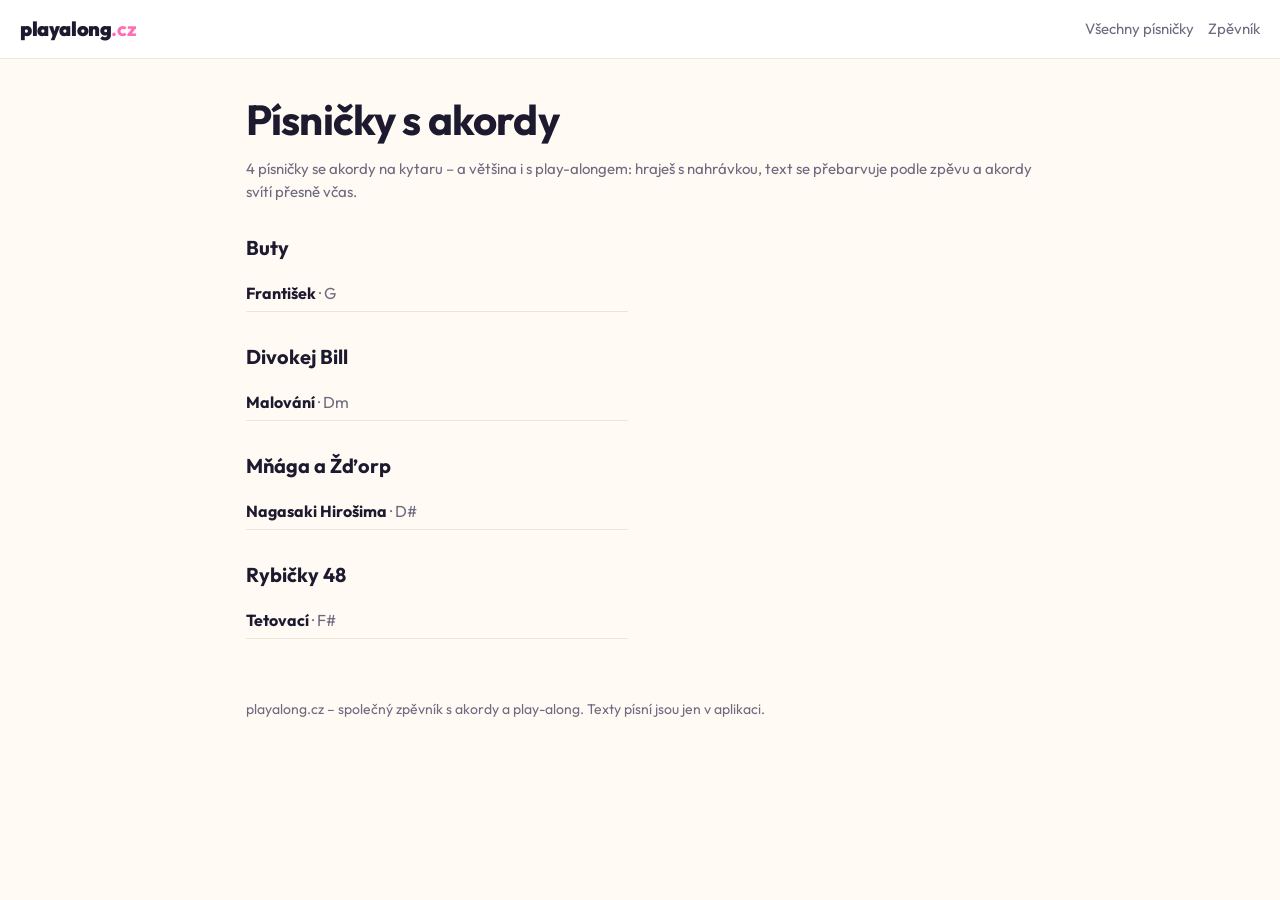
<file: pisen/index.html>
<!doctype html>
<html lang="cs">
<head>
  <meta charset="utf-8">
  <meta name="viewport" content="width=device-width, initial-scale=1">
  <title>Písničky s akordy a play-along | playalong.cz</title>
  <meta name="description" content="Seznam písniček s akordy na kytaru (Buty, Divokej Bill, Mňága a Žďorp, Rybičky 48…). Play-along s nahrávkou, transpozice a kapodastr.">
  <link rel="canonical" href="https://playalong.cz/pisen/">
  <meta property="og:type" content="website">
  <meta property="og:site_name" content="playalong.cz">
  <meta property="og:locale" content="cs_CZ">
  <meta property="og:url" content="https://playalong.cz/pisen/">
  <meta property="og:title" content="Písničky s akordy a play-along | playalong.cz">
  <meta property="og:description" content="Seznam písniček s akordy na kytaru (Buty, Divokej Bill, Mňága a Žďorp, Rybičky 48…). Play-along s nahrávkou, transpozice a kapodastr.">
  <meta property="og:image" content="https://playalong.cz/og-image.png">
  <meta name="twitter:card" content="summary_large_image">
  <link rel="icon" href="/favicon.svg" type="image/svg+xml">
  <link rel="apple-touch-icon" href="/apple-touch-icon.png">
  <link rel="preconnect" href="https://fonts.googleapis.com">
  <link rel="preconnect" href="https://fonts.gstatic.com" crossorigin>
  <link href="https://fonts.googleapis.com/css2?family=Outfit:wght@400;600;800;900&display=swap" rel="stylesheet">
  <style>:root{--bg:#FFFBF4;--surface:#fff;--ink:#1D1A2F;--muted:#6E6A80;--line:#ECE5D8;
--d0:#FF5A5F;--d1:#FFB020;--d2:#7BC74D;--d3:#2D9CDB;--d4:#8B5CF6;--d5:#FF6FB5;--d6:#14B8A6}
@media (prefers-color-scheme:dark){:root{--bg:#14121D;--surface:#1D1A2A;--ink:#F4F1FA;--muted:#A39FB5;--line:#322D47}}
*{box-sizing:border-box}
body{margin:0;background:var(--bg);color:var(--ink);font-family:Outfit,system-ui,sans-serif;line-height:1.5}
a{color:inherit}
.top{display:flex;align-items:center;gap:12px;padding:14px 20px;border-bottom:1px solid var(--line);background:var(--surface)}
.logo{font-weight:900;font-size:20px;text-decoration:none;letter-spacing:-.02em}.logo b{color:var(--d5)}
.top nav{margin-left:auto;font-size:15px}.top nav a{text-decoration:none;color:var(--muted);margin-left:14px}
.wrap{max-width:820px;margin:0 auto;padding:28px 16px 60px}
.crumbs{font-size:14px;color:var(--muted)}.crumbs a{color:var(--muted)}
h1{font-size:clamp(28px,6vw,42px);line-height:1.1;margin:10px 0 4px;letter-spacing:-.02em}
.artist{font-size:20px;color:var(--muted);margin:0 0 18px}.artist a{text-decoration:none}
.facts{display:flex;flex-wrap:wrap;gap:8px;margin:0 0 22px;padding:0;list-style:none}
.facts li{background:var(--surface);border:1px solid var(--line);border-radius:999px;padding:5px 14px;font-size:15px}
.facts b{font-weight:800}
.cta{display:flex;flex-wrap:wrap;gap:10px;margin:0 0 30px}
.btn{display:inline-flex;align-items:center;gap:6px;padding:11px 20px;border-radius:14px;font-weight:800;text-decoration:none;font-size:16px;border:1px solid var(--line);background:var(--surface)}
.btn.main{background:linear-gradient(135deg,var(--d0),var(--d5) 50%,var(--d4));color:#fff;border:0}
.btn.gold{background:linear-gradient(135deg,#FFD54A,#F5A300);color:#3A2600;border:0}
h2{font-size:20px;margin:30px 0 12px}
.chips{display:flex;flex-wrap:wrap;gap:8px}
.ch{display:inline-block;min-width:44px;text-align:center;padding:6px 12px;border-radius:12px;font-weight:800;font-size:17px;color:#fff;background:var(--d3)}
.ch.d0{background:var(--d0)}.ch.d1{background:var(--d1);color:#2A1E00}.ch.d2{background:var(--d2);color:#102A00}.ch.d3{background:var(--d3)}
.ch.d4{background:var(--d4)}.ch.d5{background:var(--d5)}.ch.d6{background:var(--d6)}.ch.dx{background:var(--muted)}
.secs{list-style:none;padding:0;margin:0;display:grid;gap:10px}
.secs li{background:var(--surface);border:1px solid var(--line);border-left:5px solid var(--sc,var(--muted));border-radius:14px;padding:10px 14px}
.secs .lab{font-weight:800;margin-bottom:6px}.secs .lab small{color:var(--muted);font-weight:600}
.secs .ch{font-size:15px;min-width:38px;padding:4px 10px}
.s-intro{--sc:#FFB020}.s-verse{--sc:#2D9CDB}.s-pre{--sc:#8B5CF6}.s-chorus{--sc:#FF5A5F}.s-bridge{--sc:#7BC74D}.s-solo{--sc:#FF8A3D}.s-inter{--sc:#B07CFF}.s-outro{--sc:#14B8A6}
.note{color:var(--muted);font-size:15px}
.list{list-style:none;padding:0;margin:0;columns:2 260px;column-gap:24px}
.list li{break-inside:avoid;padding:6px 0;border-bottom:1px solid var(--line)}
.list a{text-decoration:none;font-weight:700}.list span{color:var(--muted)}
footer{max-width:820px;margin:0 auto;padding:0 16px 40px;color:var(--muted);font-size:14px}</style>
  <script type="application/ld+json">{"@context":"https://schema.org","@type":"CollectionPage","name":"Písničky s akordy","url":"https://playalong.cz/pisen/","inLanguage":"cs"}</script>
</head>
<body>
  <header class="top"><a class="logo" href="/">playalong<b>.cz</b></a><nav><a href="/pisen/">Všechny písničky</a><a href="/">Zpěvník</a></nav></header>
  <main class="wrap">
    <h1>Písničky s akordy</h1>
    <p class="note">4 písničky se akordy na kytaru – a většina i s play-alongem: hraješ s nahrávkou, text se přebarvuje podle zpěvu a akordy svítí přesně včas.</p>
    <h2 id="buty">Buty</h2>
    <ul class="list"><li><a href="/pisen/buty-frantisek/">František</a> <span>· G</span></li></ul>
    <h2 id="divokej-bill">Divokej Bill</h2>
    <ul class="list"><li><a href="/pisen/divokej-bill-malovani/">Malování</a> <span>· Dm</span></li></ul>
    <h2 id="mnaga-a-zdorp">Mňága a Žďorp</h2>
    <ul class="list"><li><a href="/pisen/mnaga-a-zdorp-nagasaki-hirosima/">Nagasaki Hirošima</a> <span>· D#</span></li></ul>
    <h2 id="rybicky-48">Rybičky 48</h2>
    <ul class="list"><li><a href="/pisen/rybicky-48-tetovaci/">Tetovací</a> <span>· F#</span></li></ul>
  </main>
  <footer>playalong.cz – společný zpěvník s akordy a play-along. Texty písní jsou jen v aplikaci.</footer>
</body>
</html>
</file>
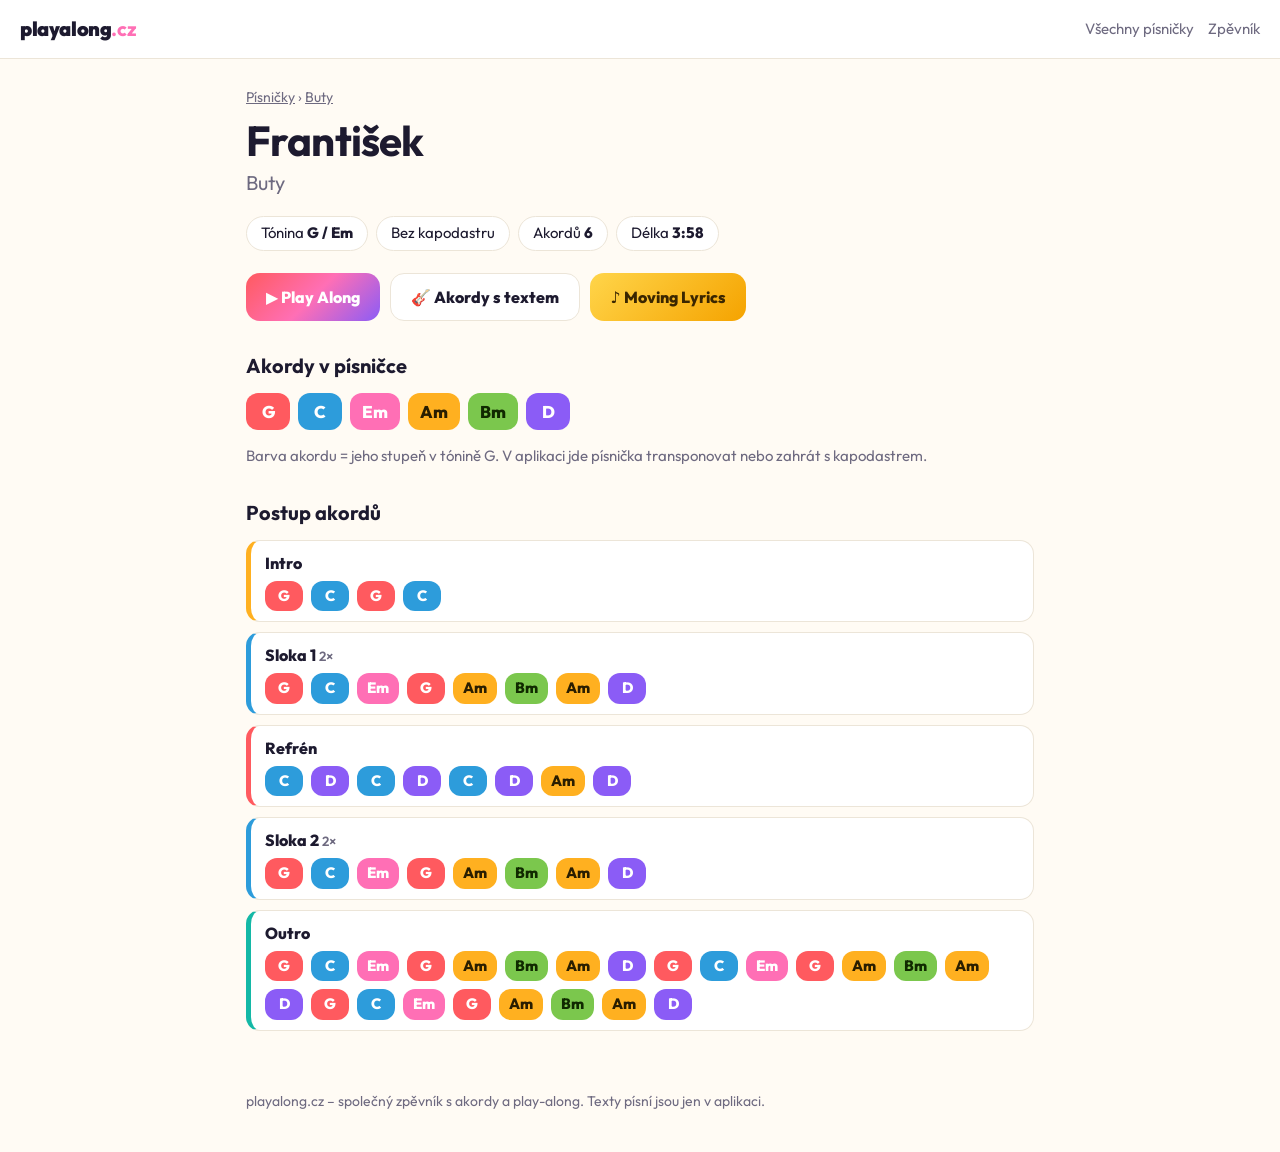
<file: pisen/buty-frantisek/index.html>
<!doctype html>
<html lang="cs">
<head>
  <meta charset="utf-8">
  <meta name="viewport" content="width=device-width, initial-scale=1">
  <title>Buty – František: akordy a play-along | playalong.cz</title>
  <meta name="description" content="František (Buty) – akordy na kytaru v tónině G: G, C, Em, Am, Bm, D. Hraj s nahrávkou: text se přebarvuje podle zpěvu a akordy svítí včas.">
  <link rel="canonical" href="https://playalong.cz/pisen/buty-frantisek/">
  <meta property="og:type" content="website">
  <meta property="og:site_name" content="playalong.cz">
  <meta property="og:locale" content="cs_CZ">
  <meta property="og:url" content="https://playalong.cz/pisen/buty-frantisek/">
  <meta property="og:title" content="Buty – František: akordy a play-along | playalong.cz">
  <meta property="og:description" content="František (Buty) – akordy na kytaru v tónině G: G, C, Em, Am, Bm, D. Hraj s nahrávkou: text se přebarvuje podle zpěvu a akordy svítí včas.">
  <meta property="og:image" content="https://playalong.cz/og-image.png">
  <meta name="twitter:card" content="summary_large_image">
  <link rel="icon" href="/favicon.svg" type="image/svg+xml">
  <link rel="apple-touch-icon" href="/apple-touch-icon.png">
  <link rel="preconnect" href="https://fonts.googleapis.com">
  <link rel="preconnect" href="https://fonts.gstatic.com" crossorigin>
  <link href="https://fonts.googleapis.com/css2?family=Outfit:wght@400;600;800;900&display=swap" rel="stylesheet">
  <style>:root{--bg:#FFFBF4;--surface:#fff;--ink:#1D1A2F;--muted:#6E6A80;--line:#ECE5D8;
--d0:#FF5A5F;--d1:#FFB020;--d2:#7BC74D;--d3:#2D9CDB;--d4:#8B5CF6;--d5:#FF6FB5;--d6:#14B8A6}
@media (prefers-color-scheme:dark){:root{--bg:#14121D;--surface:#1D1A2A;--ink:#F4F1FA;--muted:#A39FB5;--line:#322D47}}
*{box-sizing:border-box}
body{margin:0;background:var(--bg);color:var(--ink);font-family:Outfit,system-ui,sans-serif;line-height:1.5}
a{color:inherit}
.top{display:flex;align-items:center;gap:12px;padding:14px 20px;border-bottom:1px solid var(--line);background:var(--surface)}
.logo{font-weight:900;font-size:20px;text-decoration:none;letter-spacing:-.02em}.logo b{color:var(--d5)}
.top nav{margin-left:auto;font-size:15px}.top nav a{text-decoration:none;color:var(--muted);margin-left:14px}
.wrap{max-width:820px;margin:0 auto;padding:28px 16px 60px}
.crumbs{font-size:14px;color:var(--muted)}.crumbs a{color:var(--muted)}
h1{font-size:clamp(28px,6vw,42px);line-height:1.1;margin:10px 0 4px;letter-spacing:-.02em}
.artist{font-size:20px;color:var(--muted);margin:0 0 18px}.artist a{text-decoration:none}
.facts{display:flex;flex-wrap:wrap;gap:8px;margin:0 0 22px;padding:0;list-style:none}
.facts li{background:var(--surface);border:1px solid var(--line);border-radius:999px;padding:5px 14px;font-size:15px}
.facts b{font-weight:800}
.cta{display:flex;flex-wrap:wrap;gap:10px;margin:0 0 30px}
.btn{display:inline-flex;align-items:center;gap:6px;padding:11px 20px;border-radius:14px;font-weight:800;text-decoration:none;font-size:16px;border:1px solid var(--line);background:var(--surface)}
.btn.main{background:linear-gradient(135deg,var(--d0),var(--d5) 50%,var(--d4));color:#fff;border:0}
.btn.gold{background:linear-gradient(135deg,#FFD54A,#F5A300);color:#3A2600;border:0}
h2{font-size:20px;margin:30px 0 12px}
.chips{display:flex;flex-wrap:wrap;gap:8px}
.ch{display:inline-block;min-width:44px;text-align:center;padding:6px 12px;border-radius:12px;font-weight:800;font-size:17px;color:#fff;background:var(--d3)}
.ch.d0{background:var(--d0)}.ch.d1{background:var(--d1);color:#2A1E00}.ch.d2{background:var(--d2);color:#102A00}.ch.d3{background:var(--d3)}
.ch.d4{background:var(--d4)}.ch.d5{background:var(--d5)}.ch.d6{background:var(--d6)}.ch.dx{background:var(--muted)}
.secs{list-style:none;padding:0;margin:0;display:grid;gap:10px}
.secs li{background:var(--surface);border:1px solid var(--line);border-left:5px solid var(--sc,var(--muted));border-radius:14px;padding:10px 14px}
.secs .lab{font-weight:800;margin-bottom:6px}.secs .lab small{color:var(--muted);font-weight:600}
.secs .ch{font-size:15px;min-width:38px;padding:4px 10px}
.s-intro{--sc:#FFB020}.s-verse{--sc:#2D9CDB}.s-pre{--sc:#8B5CF6}.s-chorus{--sc:#FF5A5F}.s-bridge{--sc:#7BC74D}.s-solo{--sc:#FF8A3D}.s-inter{--sc:#B07CFF}.s-outro{--sc:#14B8A6}
.note{color:var(--muted);font-size:15px}
.list{list-style:none;padding:0;margin:0;columns:2 260px;column-gap:24px}
.list li{break-inside:avoid;padding:6px 0;border-bottom:1px solid var(--line)}
.list a{text-decoration:none;font-weight:700}.list span{color:var(--muted)}
footer{max-width:820px;margin:0 auto;padding:0 16px 40px;color:var(--muted);font-size:14px}</style>
  <script type="application/ld+json">[{"@context":"https://schema.org","@type":"MusicComposition","name":"František","url":"https://playalong.cz/pisen/buty-frantisek/","inLanguage":"cs","musicalKey":"G","recordedAs":{"@type":"MusicRecording","name":"František","byArtist":{"@type":"MusicGroup","name":"Buty"}}},{"@context":"https://schema.org","@type":"BreadcrumbList","itemListElement":[{"@type":"ListItem","position":1,"name":"Písničky","item":"https://playalong.cz/pisen/"},{"@type":"ListItem","position":2,"name":"Buty – František","item":"https://playalong.cz/pisen/buty-frantisek/"}]}]</script>
</head>
<body>
  <header class="top"><a class="logo" href="/">playalong<b>.cz</b></a><nav><a href="/pisen/">Všechny písničky</a><a href="/">Zpěvník</a></nav></header>
  <main class="wrap">
    <div class="crumbs"><a href="/pisen/">Písničky</a> › <a href="/pisen/#buty">Buty</a></div>
    <h1>František</h1>
    <p class="artist">Buty</p>
    <ul class="facts">
      <li>Tónina <b>G / Em</b></li>
      <li>Bez kapodastru</li>
      <li>Akordů <b>6</b></li>
      <li>Délka <b>3:58</b></li>
    </ul>
    <div class="cta">
      <a class="btn main" href="/#along-2bh2kwbcrgyw">▶ Play Along</a>
      <a class="btn" href="/#play-2bh2kwbcrgyw">🎸 Akordy s textem</a>
      <a class="btn gold" href="/#lyrics-2bh2kwbcrgyw">♪ Moving Lyrics</a>
    </div>
    <h2>Akordy v písničce</h2>
    <div class="chips"><span class="ch d0">G</span><span class="ch d3">C</span><span class="ch d5">Em</span><span class="ch d1">Am</span><span class="ch d2">Bm</span><span class="ch d4">D</span></div>
    <p class="note">Barva akordu = jeho stupeň v tónině G. V aplikaci jde písnička transponovat nebo zahrát s kapodastrem.</p>
    <h2>Postup akordů</h2>
    <ol class="secs">
      <li class="s-intro"><div class="lab">Intro</div><div class="chips"><span class="ch d0">G</span><span class="ch d3">C</span><span class="ch d0">G</span><span class="ch d3">C</span></div></li>
      <li class="s-verse"><div class="lab">Sloka 1 <small>2×</small></div><div class="chips"><span class="ch d0">G</span><span class="ch d3">C</span><span class="ch d5">Em</span><span class="ch d0">G</span><span class="ch d1">Am</span><span class="ch d2">Bm</span><span class="ch d1">Am</span><span class="ch d4">D</span></div></li>
      <li class="s-chorus"><div class="lab">Refrén</div><div class="chips"><span class="ch d3">C</span><span class="ch d4">D</span><span class="ch d3">C</span><span class="ch d4">D</span><span class="ch d3">C</span><span class="ch d4">D</span><span class="ch d1">Am</span><span class="ch d4">D</span></div></li>
      <li class="s-verse"><div class="lab">Sloka 2 <small>2×</small></div><div class="chips"><span class="ch d0">G</span><span class="ch d3">C</span><span class="ch d5">Em</span><span class="ch d0">G</span><span class="ch d1">Am</span><span class="ch d2">Bm</span><span class="ch d1">Am</span><span class="ch d4">D</span></div></li>
      <li class="s-outro"><div class="lab">Outro</div><div class="chips"><span class="ch d0">G</span><span class="ch d3">C</span><span class="ch d5">Em</span><span class="ch d0">G</span><span class="ch d1">Am</span><span class="ch d2">Bm</span><span class="ch d1">Am</span><span class="ch d4">D</span><span class="ch d0">G</span><span class="ch d3">C</span><span class="ch d5">Em</span><span class="ch d0">G</span><span class="ch d1">Am</span><span class="ch d2">Bm</span><span class="ch d1">Am</span><span class="ch d4">D</span><span class="ch d0">G</span><span class="ch d3">C</span><span class="ch d5">Em</span><span class="ch d0">G</span><span class="ch d1">Am</span><span class="ch d2">Bm</span><span class="ch d1">Am</span><span class="ch d4">D</span></div></li>
    </ol>
    
  </main>
  <footer>playalong.cz – společný zpěvník s akordy a play-along. Texty písní jsou jen v aplikaci.</footer>
</body>
</html>
</file>
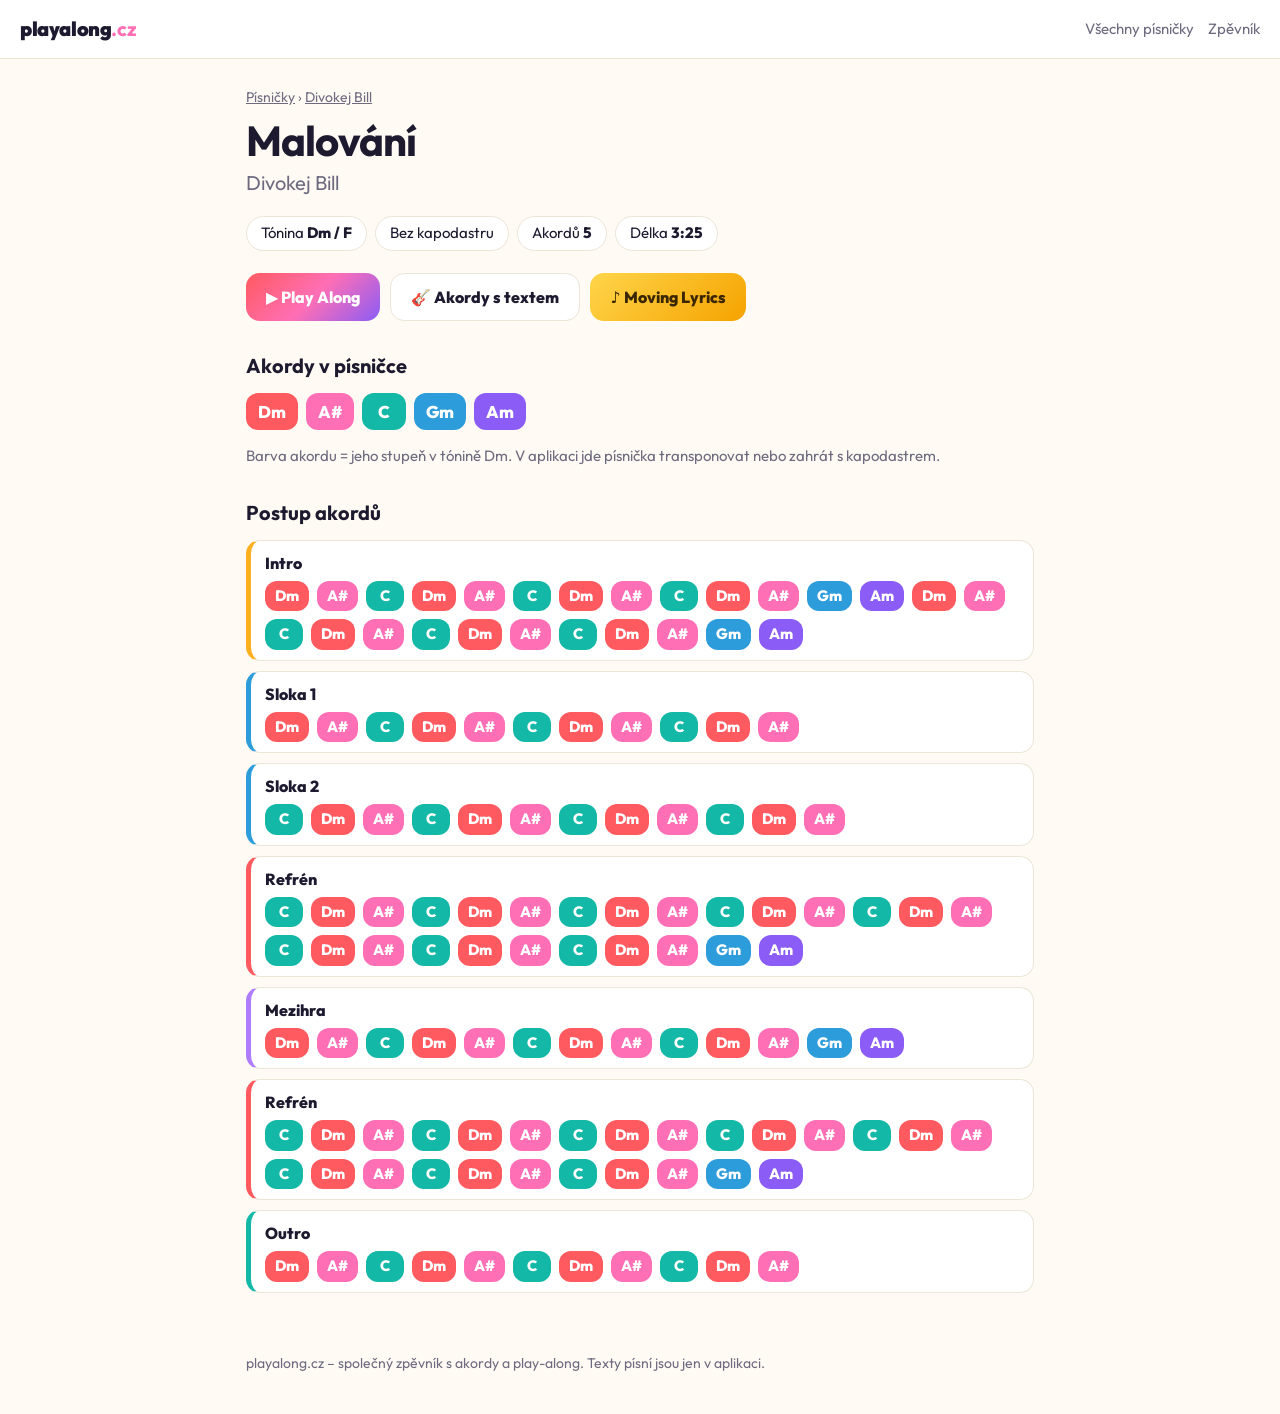
<file: pisen/divokej-bill-malovani/index.html>
<!doctype html>
<html lang="cs">
<head>
  <meta charset="utf-8">
  <meta name="viewport" content="width=device-width, initial-scale=1">
  <title>Divokej Bill – Malování: akordy a play-along | playalong.cz</title>
  <meta name="description" content="Malování (Divokej Bill) – akordy na kytaru v tónině Dm: Dm, A#, C, Gm, Am. Hraj s nahrávkou: text se přebarvuje podle zpěvu a akordy svítí včas.">
  <link rel="canonical" href="https://playalong.cz/pisen/divokej-bill-malovani/">
  <meta property="og:type" content="website">
  <meta property="og:site_name" content="playalong.cz">
  <meta property="og:locale" content="cs_CZ">
  <meta property="og:url" content="https://playalong.cz/pisen/divokej-bill-malovani/">
  <meta property="og:title" content="Divokej Bill – Malování: akordy a play-along | playalong.cz">
  <meta property="og:description" content="Malování (Divokej Bill) – akordy na kytaru v tónině Dm: Dm, A#, C, Gm, Am. Hraj s nahrávkou: text se přebarvuje podle zpěvu a akordy svítí včas.">
  <meta property="og:image" content="https://playalong.cz/og-image.png">
  <meta name="twitter:card" content="summary_large_image">
  <link rel="icon" href="/favicon.svg" type="image/svg+xml">
  <link rel="apple-touch-icon" href="/apple-touch-icon.png">
  <link rel="preconnect" href="https://fonts.googleapis.com">
  <link rel="preconnect" href="https://fonts.gstatic.com" crossorigin>
  <link href="https://fonts.googleapis.com/css2?family=Outfit:wght@400;600;800;900&display=swap" rel="stylesheet">
  <style>:root{--bg:#FFFBF4;--surface:#fff;--ink:#1D1A2F;--muted:#6E6A80;--line:#ECE5D8;
--d0:#FF5A5F;--d1:#FFB020;--d2:#7BC74D;--d3:#2D9CDB;--d4:#8B5CF6;--d5:#FF6FB5;--d6:#14B8A6}
@media (prefers-color-scheme:dark){:root{--bg:#14121D;--surface:#1D1A2A;--ink:#F4F1FA;--muted:#A39FB5;--line:#322D47}}
*{box-sizing:border-box}
body{margin:0;background:var(--bg);color:var(--ink);font-family:Outfit,system-ui,sans-serif;line-height:1.5}
a{color:inherit}
.top{display:flex;align-items:center;gap:12px;padding:14px 20px;border-bottom:1px solid var(--line);background:var(--surface)}
.logo{font-weight:900;font-size:20px;text-decoration:none;letter-spacing:-.02em}.logo b{color:var(--d5)}
.top nav{margin-left:auto;font-size:15px}.top nav a{text-decoration:none;color:var(--muted);margin-left:14px}
.wrap{max-width:820px;margin:0 auto;padding:28px 16px 60px}
.crumbs{font-size:14px;color:var(--muted)}.crumbs a{color:var(--muted)}
h1{font-size:clamp(28px,6vw,42px);line-height:1.1;margin:10px 0 4px;letter-spacing:-.02em}
.artist{font-size:20px;color:var(--muted);margin:0 0 18px}.artist a{text-decoration:none}
.facts{display:flex;flex-wrap:wrap;gap:8px;margin:0 0 22px;padding:0;list-style:none}
.facts li{background:var(--surface);border:1px solid var(--line);border-radius:999px;padding:5px 14px;font-size:15px}
.facts b{font-weight:800}
.cta{display:flex;flex-wrap:wrap;gap:10px;margin:0 0 30px}
.btn{display:inline-flex;align-items:center;gap:6px;padding:11px 20px;border-radius:14px;font-weight:800;text-decoration:none;font-size:16px;border:1px solid var(--line);background:var(--surface)}
.btn.main{background:linear-gradient(135deg,var(--d0),var(--d5) 50%,var(--d4));color:#fff;border:0}
.btn.gold{background:linear-gradient(135deg,#FFD54A,#F5A300);color:#3A2600;border:0}
h2{font-size:20px;margin:30px 0 12px}
.chips{display:flex;flex-wrap:wrap;gap:8px}
.ch{display:inline-block;min-width:44px;text-align:center;padding:6px 12px;border-radius:12px;font-weight:800;font-size:17px;color:#fff;background:var(--d3)}
.ch.d0{background:var(--d0)}.ch.d1{background:var(--d1);color:#2A1E00}.ch.d2{background:var(--d2);color:#102A00}.ch.d3{background:var(--d3)}
.ch.d4{background:var(--d4)}.ch.d5{background:var(--d5)}.ch.d6{background:var(--d6)}.ch.dx{background:var(--muted)}
.secs{list-style:none;padding:0;margin:0;display:grid;gap:10px}
.secs li{background:var(--surface);border:1px solid var(--line);border-left:5px solid var(--sc,var(--muted));border-radius:14px;padding:10px 14px}
.secs .lab{font-weight:800;margin-bottom:6px}.secs .lab small{color:var(--muted);font-weight:600}
.secs .ch{font-size:15px;min-width:38px;padding:4px 10px}
.s-intro{--sc:#FFB020}.s-verse{--sc:#2D9CDB}.s-pre{--sc:#8B5CF6}.s-chorus{--sc:#FF5A5F}.s-bridge{--sc:#7BC74D}.s-solo{--sc:#FF8A3D}.s-inter{--sc:#B07CFF}.s-outro{--sc:#14B8A6}
.note{color:var(--muted);font-size:15px}
.list{list-style:none;padding:0;margin:0;columns:2 260px;column-gap:24px}
.list li{break-inside:avoid;padding:6px 0;border-bottom:1px solid var(--line)}
.list a{text-decoration:none;font-weight:700}.list span{color:var(--muted)}
footer{max-width:820px;margin:0 auto;padding:0 16px 40px;color:var(--muted);font-size:14px}</style>
  <script type="application/ld+json">[{"@context":"https://schema.org","@type":"MusicComposition","name":"Malování","url":"https://playalong.cz/pisen/divokej-bill-malovani/","inLanguage":"cs","musicalKey":"Dm","recordedAs":{"@type":"MusicRecording","name":"Malování","byArtist":{"@type":"MusicGroup","name":"Divokej Bill"}}},{"@context":"https://schema.org","@type":"BreadcrumbList","itemListElement":[{"@type":"ListItem","position":1,"name":"Písničky","item":"https://playalong.cz/pisen/"},{"@type":"ListItem","position":2,"name":"Divokej Bill – Malování","item":"https://playalong.cz/pisen/divokej-bill-malovani/"}]}]</script>
</head>
<body>
  <header class="top"><a class="logo" href="/">playalong<b>.cz</b></a><nav><a href="/pisen/">Všechny písničky</a><a href="/">Zpěvník</a></nav></header>
  <main class="wrap">
    <div class="crumbs"><a href="/pisen/">Písničky</a> › <a href="/pisen/#divokej-bill">Divokej Bill</a></div>
    <h1>Malování</h1>
    <p class="artist">Divokej Bill</p>
    <ul class="facts">
      <li>Tónina <b>Dm / F</b></li>
      <li>Bez kapodastru</li>
      <li>Akordů <b>5</b></li>
      <li>Délka <b>3:25</b></li>
    </ul>
    <div class="cta">
      <a class="btn main" href="/#along-otphcdgsh9sz">▶ Play Along</a>
      <a class="btn" href="/#play-otphcdgsh9sz">🎸 Akordy s textem</a>
      <a class="btn gold" href="/#lyrics-otphcdgsh9sz">♪ Moving Lyrics</a>
    </div>
    <h2>Akordy v písničce</h2>
    <div class="chips"><span class="ch d0">Dm</span><span class="ch d5">A#</span><span class="ch d6">C</span><span class="ch d3">Gm</span><span class="ch d4">Am</span></div>
    <p class="note">Barva akordu = jeho stupeň v tónině Dm. V aplikaci jde písnička transponovat nebo zahrát s kapodastrem.</p>
    <h2>Postup akordů</h2>
    <ol class="secs">
      <li class="s-intro"><div class="lab">Intro</div><div class="chips"><span class="ch d0">Dm</span><span class="ch d5">A#</span><span class="ch d6">C</span><span class="ch d0">Dm</span><span class="ch d5">A#</span><span class="ch d6">C</span><span class="ch d0">Dm</span><span class="ch d5">A#</span><span class="ch d6">C</span><span class="ch d0">Dm</span><span class="ch d5">A#</span><span class="ch d3">Gm</span><span class="ch d4">Am</span><span class="ch d0">Dm</span><span class="ch d5">A#</span><span class="ch d6">C</span><span class="ch d0">Dm</span><span class="ch d5">A#</span><span class="ch d6">C</span><span class="ch d0">Dm</span><span class="ch d5">A#</span><span class="ch d6">C</span><span class="ch d0">Dm</span><span class="ch d5">A#</span><span class="ch d3">Gm</span><span class="ch d4">Am</span></div></li>
      <li class="s-verse"><div class="lab">Sloka 1</div><div class="chips"><span class="ch d0">Dm</span><span class="ch d5">A#</span><span class="ch d6">C</span><span class="ch d0">Dm</span><span class="ch d5">A#</span><span class="ch d6">C</span><span class="ch d0">Dm</span><span class="ch d5">A#</span><span class="ch d6">C</span><span class="ch d0">Dm</span><span class="ch d5">A#</span></div></li>
      <li class="s-verse"><div class="lab">Sloka 2</div><div class="chips"><span class="ch d6">C</span><span class="ch d0">Dm</span><span class="ch d5">A#</span><span class="ch d6">C</span><span class="ch d0">Dm</span><span class="ch d5">A#</span><span class="ch d6">C</span><span class="ch d0">Dm</span><span class="ch d5">A#</span><span class="ch d6">C</span><span class="ch d0">Dm</span><span class="ch d5">A#</span></div></li>
      <li class="s-chorus"><div class="lab">Refrén</div><div class="chips"><span class="ch d6">C</span><span class="ch d0">Dm</span><span class="ch d5">A#</span><span class="ch d6">C</span><span class="ch d0">Dm</span><span class="ch d5">A#</span><span class="ch d6">C</span><span class="ch d0">Dm</span><span class="ch d5">A#</span><span class="ch d6">C</span><span class="ch d0">Dm</span><span class="ch d5">A#</span><span class="ch d6">C</span><span class="ch d0">Dm</span><span class="ch d5">A#</span><span class="ch d6">C</span><span class="ch d0">Dm</span><span class="ch d5">A#</span><span class="ch d6">C</span><span class="ch d0">Dm</span><span class="ch d5">A#</span><span class="ch d6">C</span><span class="ch d0">Dm</span><span class="ch d5">A#</span><span class="ch d3">Gm</span><span class="ch d4">Am</span></div></li>
      <li class="s-inter"><div class="lab">Mezihra</div><div class="chips"><span class="ch d0">Dm</span><span class="ch d5">A#</span><span class="ch d6">C</span><span class="ch d0">Dm</span><span class="ch d5">A#</span><span class="ch d6">C</span><span class="ch d0">Dm</span><span class="ch d5">A#</span><span class="ch d6">C</span><span class="ch d0">Dm</span><span class="ch d5">A#</span><span class="ch d3">Gm</span><span class="ch d4">Am</span></div></li>
      <li class="s-chorus"><div class="lab">Refrén</div><div class="chips"><span class="ch d6">C</span><span class="ch d0">Dm</span><span class="ch d5">A#</span><span class="ch d6">C</span><span class="ch d0">Dm</span><span class="ch d5">A#</span><span class="ch d6">C</span><span class="ch d0">Dm</span><span class="ch d5">A#</span><span class="ch d6">C</span><span class="ch d0">Dm</span><span class="ch d5">A#</span><span class="ch d6">C</span><span class="ch d0">Dm</span><span class="ch d5">A#</span><span class="ch d6">C</span><span class="ch d0">Dm</span><span class="ch d5">A#</span><span class="ch d6">C</span><span class="ch d0">Dm</span><span class="ch d5">A#</span><span class="ch d6">C</span><span class="ch d0">Dm</span><span class="ch d5">A#</span><span class="ch d3">Gm</span><span class="ch d4">Am</span></div></li>
      <li class="s-outro"><div class="lab">Outro</div><div class="chips"><span class="ch d0">Dm</span><span class="ch d5">A#</span><span class="ch d6">C</span><span class="ch d0">Dm</span><span class="ch d5">A#</span><span class="ch d6">C</span><span class="ch d0">Dm</span><span class="ch d5">A#</span><span class="ch d6">C</span><span class="ch d0">Dm</span><span class="ch d5">A#</span></div></li>
    </ol>
    
  </main>
  <footer>playalong.cz – společný zpěvník s akordy a play-along. Texty písní jsou jen v aplikaci.</footer>
</body>
</html>
</file>
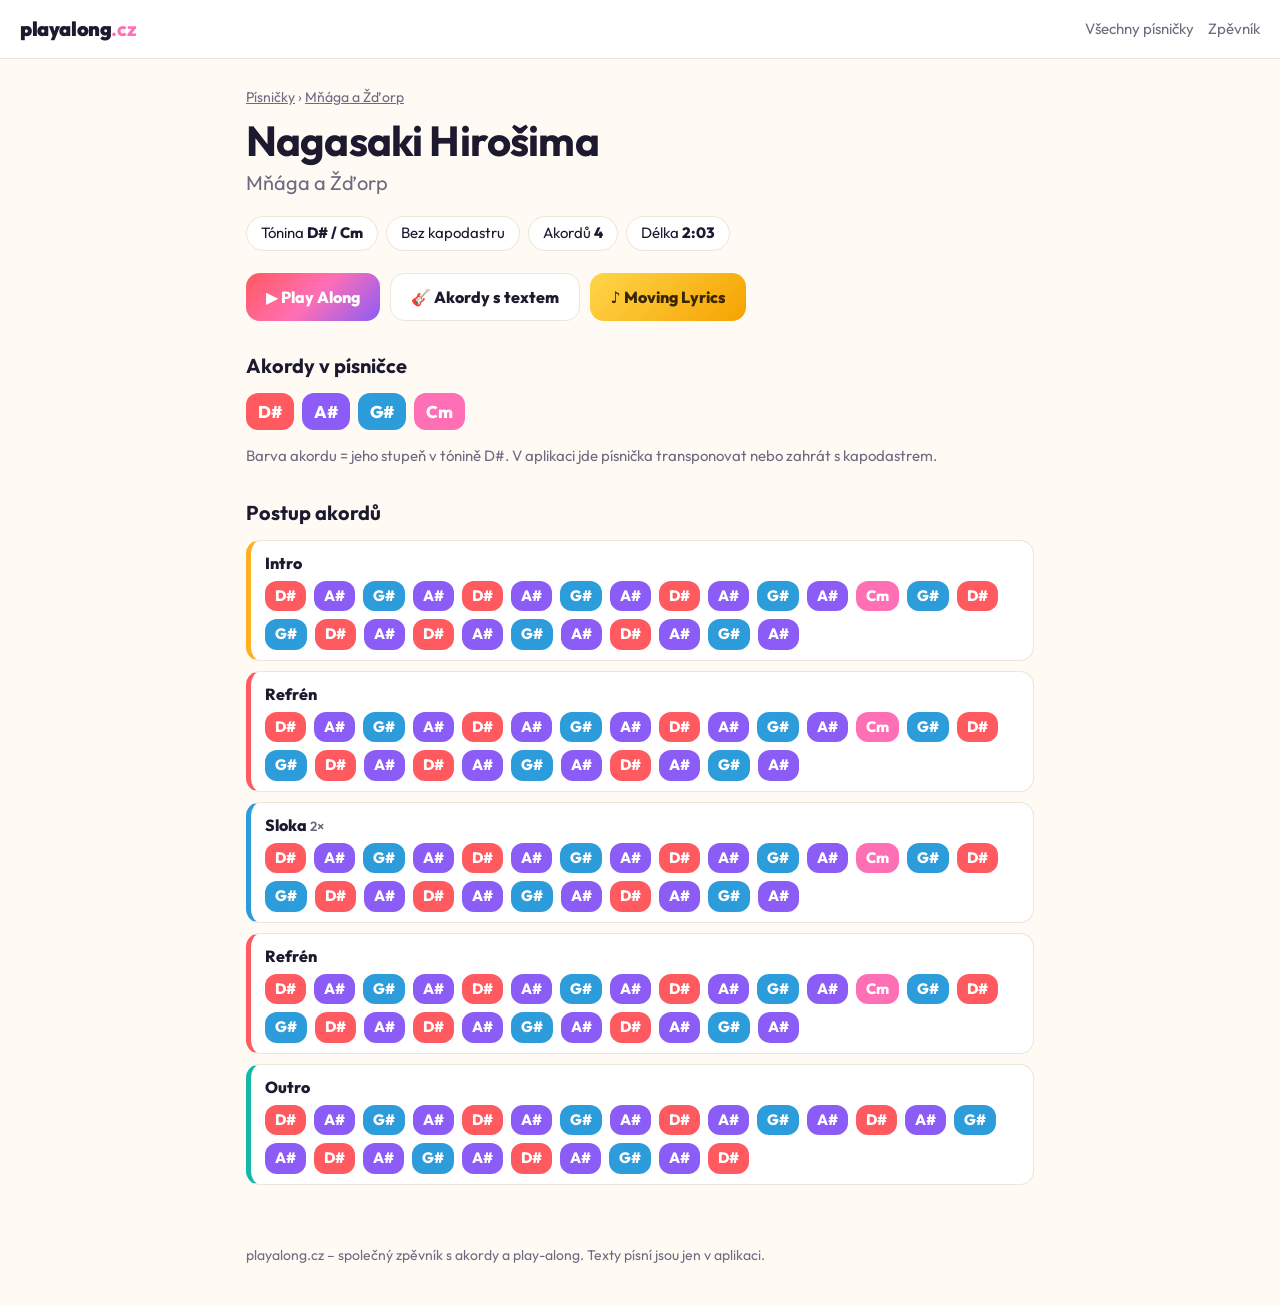
<file: pisen/mnaga-a-zdorp-nagasaki-hirosima/index.html>
<!doctype html>
<html lang="cs">
<head>
  <meta charset="utf-8">
  <meta name="viewport" content="width=device-width, initial-scale=1">
  <title>Mňága a Žďorp – Nagasaki Hirošima: akordy a play-along | playalong.cz</title>
  <meta name="description" content="Nagasaki Hirošima (Mňága a Žďorp) – akordy na kytaru v tónině D#: D#, A#, G#, Cm. Hraj s nahrávkou: text se přebarvuje podle zpěvu a akordy svítí včas.">
  <link rel="canonical" href="https://playalong.cz/pisen/mnaga-a-zdorp-nagasaki-hirosima/">
  <meta property="og:type" content="website">
  <meta property="og:site_name" content="playalong.cz">
  <meta property="og:locale" content="cs_CZ">
  <meta property="og:url" content="https://playalong.cz/pisen/mnaga-a-zdorp-nagasaki-hirosima/">
  <meta property="og:title" content="Mňága a Žďorp – Nagasaki Hirošima: akordy a play-along | playalong.cz">
  <meta property="og:description" content="Nagasaki Hirošima (Mňága a Žďorp) – akordy na kytaru v tónině D#: D#, A#, G#, Cm. Hraj s nahrávkou: text se přebarvuje podle zpěvu a akordy svítí včas.">
  <meta property="og:image" content="https://playalong.cz/og-image.png">
  <meta name="twitter:card" content="summary_large_image">
  <link rel="icon" href="/favicon.svg" type="image/svg+xml">
  <link rel="apple-touch-icon" href="/apple-touch-icon.png">
  <link rel="preconnect" href="https://fonts.googleapis.com">
  <link rel="preconnect" href="https://fonts.gstatic.com" crossorigin>
  <link href="https://fonts.googleapis.com/css2?family=Outfit:wght@400;600;800;900&display=swap" rel="stylesheet">
  <style>:root{--bg:#FFFBF4;--surface:#fff;--ink:#1D1A2F;--muted:#6E6A80;--line:#ECE5D8;
--d0:#FF5A5F;--d1:#FFB020;--d2:#7BC74D;--d3:#2D9CDB;--d4:#8B5CF6;--d5:#FF6FB5;--d6:#14B8A6}
@media (prefers-color-scheme:dark){:root{--bg:#14121D;--surface:#1D1A2A;--ink:#F4F1FA;--muted:#A39FB5;--line:#322D47}}
*{box-sizing:border-box}
body{margin:0;background:var(--bg);color:var(--ink);font-family:Outfit,system-ui,sans-serif;line-height:1.5}
a{color:inherit}
.top{display:flex;align-items:center;gap:12px;padding:14px 20px;border-bottom:1px solid var(--line);background:var(--surface)}
.logo{font-weight:900;font-size:20px;text-decoration:none;letter-spacing:-.02em}.logo b{color:var(--d5)}
.top nav{margin-left:auto;font-size:15px}.top nav a{text-decoration:none;color:var(--muted);margin-left:14px}
.wrap{max-width:820px;margin:0 auto;padding:28px 16px 60px}
.crumbs{font-size:14px;color:var(--muted)}.crumbs a{color:var(--muted)}
h1{font-size:clamp(28px,6vw,42px);line-height:1.1;margin:10px 0 4px;letter-spacing:-.02em}
.artist{font-size:20px;color:var(--muted);margin:0 0 18px}.artist a{text-decoration:none}
.facts{display:flex;flex-wrap:wrap;gap:8px;margin:0 0 22px;padding:0;list-style:none}
.facts li{background:var(--surface);border:1px solid var(--line);border-radius:999px;padding:5px 14px;font-size:15px}
.facts b{font-weight:800}
.cta{display:flex;flex-wrap:wrap;gap:10px;margin:0 0 30px}
.btn{display:inline-flex;align-items:center;gap:6px;padding:11px 20px;border-radius:14px;font-weight:800;text-decoration:none;font-size:16px;border:1px solid var(--line);background:var(--surface)}
.btn.main{background:linear-gradient(135deg,var(--d0),var(--d5) 50%,var(--d4));color:#fff;border:0}
.btn.gold{background:linear-gradient(135deg,#FFD54A,#F5A300);color:#3A2600;border:0}
h2{font-size:20px;margin:30px 0 12px}
.chips{display:flex;flex-wrap:wrap;gap:8px}
.ch{display:inline-block;min-width:44px;text-align:center;padding:6px 12px;border-radius:12px;font-weight:800;font-size:17px;color:#fff;background:var(--d3)}
.ch.d0{background:var(--d0)}.ch.d1{background:var(--d1);color:#2A1E00}.ch.d2{background:var(--d2);color:#102A00}.ch.d3{background:var(--d3)}
.ch.d4{background:var(--d4)}.ch.d5{background:var(--d5)}.ch.d6{background:var(--d6)}.ch.dx{background:var(--muted)}
.secs{list-style:none;padding:0;margin:0;display:grid;gap:10px}
.secs li{background:var(--surface);border:1px solid var(--line);border-left:5px solid var(--sc,var(--muted));border-radius:14px;padding:10px 14px}
.secs .lab{font-weight:800;margin-bottom:6px}.secs .lab small{color:var(--muted);font-weight:600}
.secs .ch{font-size:15px;min-width:38px;padding:4px 10px}
.s-intro{--sc:#FFB020}.s-verse{--sc:#2D9CDB}.s-pre{--sc:#8B5CF6}.s-chorus{--sc:#FF5A5F}.s-bridge{--sc:#7BC74D}.s-solo{--sc:#FF8A3D}.s-inter{--sc:#B07CFF}.s-outro{--sc:#14B8A6}
.note{color:var(--muted);font-size:15px}
.list{list-style:none;padding:0;margin:0;columns:2 260px;column-gap:24px}
.list li{break-inside:avoid;padding:6px 0;border-bottom:1px solid var(--line)}
.list a{text-decoration:none;font-weight:700}.list span{color:var(--muted)}
footer{max-width:820px;margin:0 auto;padding:0 16px 40px;color:var(--muted);font-size:14px}</style>
  <script type="application/ld+json">[{"@context":"https://schema.org","@type":"MusicComposition","name":"Nagasaki Hirošima","url":"https://playalong.cz/pisen/mnaga-a-zdorp-nagasaki-hirosima/","inLanguage":"cs","musicalKey":"D#","recordedAs":{"@type":"MusicRecording","name":"Nagasaki Hirošima","byArtist":{"@type":"MusicGroup","name":"Mňága a Žďorp"}}},{"@context":"https://schema.org","@type":"BreadcrumbList","itemListElement":[{"@type":"ListItem","position":1,"name":"Písničky","item":"https://playalong.cz/pisen/"},{"@type":"ListItem","position":2,"name":"Mňága a Žďorp – Nagasaki Hirošima","item":"https://playalong.cz/pisen/mnaga-a-zdorp-nagasaki-hirosima/"}]}]</script>
</head>
<body>
  <header class="top"><a class="logo" href="/">playalong<b>.cz</b></a><nav><a href="/pisen/">Všechny písničky</a><a href="/">Zpěvník</a></nav></header>
  <main class="wrap">
    <div class="crumbs"><a href="/pisen/">Písničky</a> › <a href="/pisen/#mnaga-a-zdorp">Mňága a Žďorp</a></div>
    <h1>Nagasaki Hirošima</h1>
    <p class="artist">Mňága a Žďorp</p>
    <ul class="facts">
      <li>Tónina <b>D# / Cm</b></li>
      <li>Bez kapodastru</li>
      <li>Akordů <b>4</b></li>
      <li>Délka <b>2:03</b></li>
    </ul>
    <div class="cta">
      <a class="btn main" href="/#along-4duyghev8id0">▶ Play Along</a>
      <a class="btn" href="/#play-4duyghev8id0">🎸 Akordy s textem</a>
      <a class="btn gold" href="/#lyrics-4duyghev8id0">♪ Moving Lyrics</a>
    </div>
    <h2>Akordy v písničce</h2>
    <div class="chips"><span class="ch d0">D#</span><span class="ch d4">A#</span><span class="ch d3">G#</span><span class="ch d5">Cm</span></div>
    <p class="note">Barva akordu = jeho stupeň v tónině D#. V aplikaci jde písnička transponovat nebo zahrát s kapodastrem.</p>
    <h2>Postup akordů</h2>
    <ol class="secs">
      <li class="s-intro"><div class="lab">Intro</div><div class="chips"><span class="ch d0">D#</span><span class="ch d4">A#</span><span class="ch d3">G#</span><span class="ch d4">A#</span><span class="ch d0">D#</span><span class="ch d4">A#</span><span class="ch d3">G#</span><span class="ch d4">A#</span><span class="ch d0">D#</span><span class="ch d4">A#</span><span class="ch d3">G#</span><span class="ch d4">A#</span><span class="ch d5">Cm</span><span class="ch d3">G#</span><span class="ch d0">D#</span><span class="ch d3">G#</span><span class="ch d0">D#</span><span class="ch d4">A#</span><span class="ch d0">D#</span><span class="ch d4">A#</span><span class="ch d3">G#</span><span class="ch d4">A#</span><span class="ch d0">D#</span><span class="ch d4">A#</span><span class="ch d3">G#</span><span class="ch d4">A#</span></div></li>
      <li class="s-chorus"><div class="lab">Refrén</div><div class="chips"><span class="ch d0">D#</span><span class="ch d4">A#</span><span class="ch d3">G#</span><span class="ch d4">A#</span><span class="ch d0">D#</span><span class="ch d4">A#</span><span class="ch d3">G#</span><span class="ch d4">A#</span><span class="ch d0">D#</span><span class="ch d4">A#</span><span class="ch d3">G#</span><span class="ch d4">A#</span><span class="ch d5">Cm</span><span class="ch d3">G#</span><span class="ch d0">D#</span><span class="ch d3">G#</span><span class="ch d0">D#</span><span class="ch d4">A#</span><span class="ch d0">D#</span><span class="ch d4">A#</span><span class="ch d3">G#</span><span class="ch d4">A#</span><span class="ch d0">D#</span><span class="ch d4">A#</span><span class="ch d3">G#</span><span class="ch d4">A#</span></div></li>
      <li class="s-verse"><div class="lab">Sloka <small>2×</small></div><div class="chips"><span class="ch d0">D#</span><span class="ch d4">A#</span><span class="ch d3">G#</span><span class="ch d4">A#</span><span class="ch d0">D#</span><span class="ch d4">A#</span><span class="ch d3">G#</span><span class="ch d4">A#</span><span class="ch d0">D#</span><span class="ch d4">A#</span><span class="ch d3">G#</span><span class="ch d4">A#</span><span class="ch d5">Cm</span><span class="ch d3">G#</span><span class="ch d0">D#</span><span class="ch d3">G#</span><span class="ch d0">D#</span><span class="ch d4">A#</span><span class="ch d0">D#</span><span class="ch d4">A#</span><span class="ch d3">G#</span><span class="ch d4">A#</span><span class="ch d0">D#</span><span class="ch d4">A#</span><span class="ch d3">G#</span><span class="ch d4">A#</span></div></li>
      <li class="s-chorus"><div class="lab">Refrén</div><div class="chips"><span class="ch d0">D#</span><span class="ch d4">A#</span><span class="ch d3">G#</span><span class="ch d4">A#</span><span class="ch d0">D#</span><span class="ch d4">A#</span><span class="ch d3">G#</span><span class="ch d4">A#</span><span class="ch d0">D#</span><span class="ch d4">A#</span><span class="ch d3">G#</span><span class="ch d4">A#</span><span class="ch d5">Cm</span><span class="ch d3">G#</span><span class="ch d0">D#</span><span class="ch d3">G#</span><span class="ch d0">D#</span><span class="ch d4">A#</span><span class="ch d0">D#</span><span class="ch d4">A#</span><span class="ch d3">G#</span><span class="ch d4">A#</span><span class="ch d0">D#</span><span class="ch d4">A#</span><span class="ch d3">G#</span><span class="ch d4">A#</span></div></li>
      <li class="s-outro"><div class="lab">Outro</div><div class="chips"><span class="ch d0">D#</span><span class="ch d4">A#</span><span class="ch d3">G#</span><span class="ch d4">A#</span><span class="ch d0">D#</span><span class="ch d4">A#</span><span class="ch d3">G#</span><span class="ch d4">A#</span><span class="ch d0">D#</span><span class="ch d4">A#</span><span class="ch d3">G#</span><span class="ch d4">A#</span><span class="ch d0">D#</span><span class="ch d4">A#</span><span class="ch d3">G#</span><span class="ch d4">A#</span><span class="ch d0">D#</span><span class="ch d4">A#</span><span class="ch d3">G#</span><span class="ch d4">A#</span><span class="ch d0">D#</span><span class="ch d4">A#</span><span class="ch d3">G#</span><span class="ch d4">A#</span><span class="ch d0">D#</span></div></li>
    </ol>
    
  </main>
  <footer>playalong.cz – společný zpěvník s akordy a play-along. Texty písní jsou jen v aplikaci.</footer>
</body>
</html>
</file>
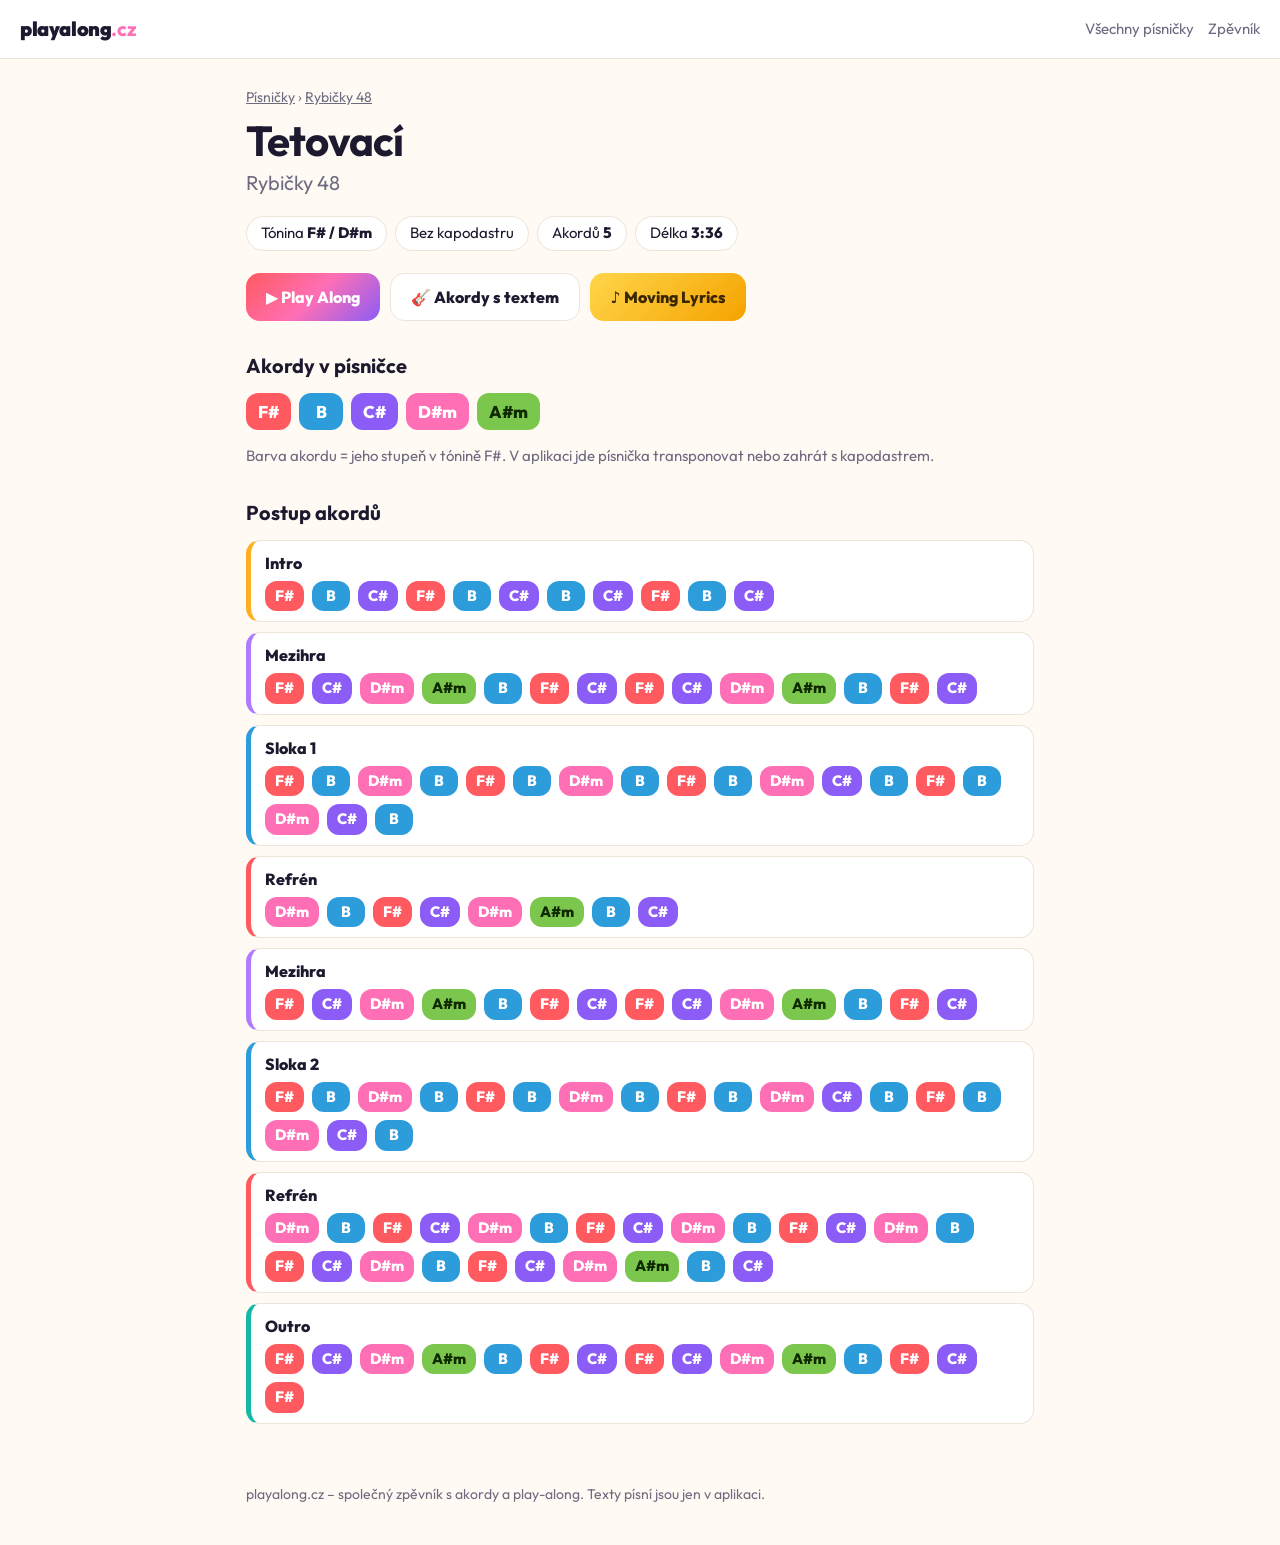
<file: pisen/rybicky-48-tetovaci/index.html>
<!doctype html>
<html lang="cs">
<head>
  <meta charset="utf-8">
  <meta name="viewport" content="width=device-width, initial-scale=1">
  <title>Rybičky 48 – Tetovací: akordy a play-along | playalong.cz</title>
  <meta name="description" content="Tetovací (Rybičky 48) – akordy na kytaru v tónině F#: F#, B, C#, D#m, A#m. Hraj s nahrávkou: text se přebarvuje podle zpěvu a akordy svítí včas.">
  <link rel="canonical" href="https://playalong.cz/pisen/rybicky-48-tetovaci/">
  <meta property="og:type" content="website">
  <meta property="og:site_name" content="playalong.cz">
  <meta property="og:locale" content="cs_CZ">
  <meta property="og:url" content="https://playalong.cz/pisen/rybicky-48-tetovaci/">
  <meta property="og:title" content="Rybičky 48 – Tetovací: akordy a play-along | playalong.cz">
  <meta property="og:description" content="Tetovací (Rybičky 48) – akordy na kytaru v tónině F#: F#, B, C#, D#m, A#m. Hraj s nahrávkou: text se přebarvuje podle zpěvu a akordy svítí včas.">
  <meta property="og:image" content="https://playalong.cz/og-image.png">
  <meta name="twitter:card" content="summary_large_image">
  <link rel="icon" href="/favicon.svg" type="image/svg+xml">
  <link rel="apple-touch-icon" href="/apple-touch-icon.png">
  <link rel="preconnect" href="https://fonts.googleapis.com">
  <link rel="preconnect" href="https://fonts.gstatic.com" crossorigin>
  <link href="https://fonts.googleapis.com/css2?family=Outfit:wght@400;600;800;900&display=swap" rel="stylesheet">
  <style>:root{--bg:#FFFBF4;--surface:#fff;--ink:#1D1A2F;--muted:#6E6A80;--line:#ECE5D8;
--d0:#FF5A5F;--d1:#FFB020;--d2:#7BC74D;--d3:#2D9CDB;--d4:#8B5CF6;--d5:#FF6FB5;--d6:#14B8A6}
@media (prefers-color-scheme:dark){:root{--bg:#14121D;--surface:#1D1A2A;--ink:#F4F1FA;--muted:#A39FB5;--line:#322D47}}
*{box-sizing:border-box}
body{margin:0;background:var(--bg);color:var(--ink);font-family:Outfit,system-ui,sans-serif;line-height:1.5}
a{color:inherit}
.top{display:flex;align-items:center;gap:12px;padding:14px 20px;border-bottom:1px solid var(--line);background:var(--surface)}
.logo{font-weight:900;font-size:20px;text-decoration:none;letter-spacing:-.02em}.logo b{color:var(--d5)}
.top nav{margin-left:auto;font-size:15px}.top nav a{text-decoration:none;color:var(--muted);margin-left:14px}
.wrap{max-width:820px;margin:0 auto;padding:28px 16px 60px}
.crumbs{font-size:14px;color:var(--muted)}.crumbs a{color:var(--muted)}
h1{font-size:clamp(28px,6vw,42px);line-height:1.1;margin:10px 0 4px;letter-spacing:-.02em}
.artist{font-size:20px;color:var(--muted);margin:0 0 18px}.artist a{text-decoration:none}
.facts{display:flex;flex-wrap:wrap;gap:8px;margin:0 0 22px;padding:0;list-style:none}
.facts li{background:var(--surface);border:1px solid var(--line);border-radius:999px;padding:5px 14px;font-size:15px}
.facts b{font-weight:800}
.cta{display:flex;flex-wrap:wrap;gap:10px;margin:0 0 30px}
.btn{display:inline-flex;align-items:center;gap:6px;padding:11px 20px;border-radius:14px;font-weight:800;text-decoration:none;font-size:16px;border:1px solid var(--line);background:var(--surface)}
.btn.main{background:linear-gradient(135deg,var(--d0),var(--d5) 50%,var(--d4));color:#fff;border:0}
.btn.gold{background:linear-gradient(135deg,#FFD54A,#F5A300);color:#3A2600;border:0}
h2{font-size:20px;margin:30px 0 12px}
.chips{display:flex;flex-wrap:wrap;gap:8px}
.ch{display:inline-block;min-width:44px;text-align:center;padding:6px 12px;border-radius:12px;font-weight:800;font-size:17px;color:#fff;background:var(--d3)}
.ch.d0{background:var(--d0)}.ch.d1{background:var(--d1);color:#2A1E00}.ch.d2{background:var(--d2);color:#102A00}.ch.d3{background:var(--d3)}
.ch.d4{background:var(--d4)}.ch.d5{background:var(--d5)}.ch.d6{background:var(--d6)}.ch.dx{background:var(--muted)}
.secs{list-style:none;padding:0;margin:0;display:grid;gap:10px}
.secs li{background:var(--surface);border:1px solid var(--line);border-left:5px solid var(--sc,var(--muted));border-radius:14px;padding:10px 14px}
.secs .lab{font-weight:800;margin-bottom:6px}.secs .lab small{color:var(--muted);font-weight:600}
.secs .ch{font-size:15px;min-width:38px;padding:4px 10px}
.s-intro{--sc:#FFB020}.s-verse{--sc:#2D9CDB}.s-pre{--sc:#8B5CF6}.s-chorus{--sc:#FF5A5F}.s-bridge{--sc:#7BC74D}.s-solo{--sc:#FF8A3D}.s-inter{--sc:#B07CFF}.s-outro{--sc:#14B8A6}
.note{color:var(--muted);font-size:15px}
.list{list-style:none;padding:0;margin:0;columns:2 260px;column-gap:24px}
.list li{break-inside:avoid;padding:6px 0;border-bottom:1px solid var(--line)}
.list a{text-decoration:none;font-weight:700}.list span{color:var(--muted)}
footer{max-width:820px;margin:0 auto;padding:0 16px 40px;color:var(--muted);font-size:14px}</style>
  <script type="application/ld+json">[{"@context":"https://schema.org","@type":"MusicComposition","name":"Tetovací","url":"https://playalong.cz/pisen/rybicky-48-tetovaci/","inLanguage":"cs","musicalKey":"F#","recordedAs":{"@type":"MusicRecording","name":"Tetovací","byArtist":{"@type":"MusicGroup","name":"Rybičky 48"}}},{"@context":"https://schema.org","@type":"BreadcrumbList","itemListElement":[{"@type":"ListItem","position":1,"name":"Písničky","item":"https://playalong.cz/pisen/"},{"@type":"ListItem","position":2,"name":"Rybičky 48 – Tetovací","item":"https://playalong.cz/pisen/rybicky-48-tetovaci/"}]}]</script>
</head>
<body>
  <header class="top"><a class="logo" href="/">playalong<b>.cz</b></a><nav><a href="/pisen/">Všechny písničky</a><a href="/">Zpěvník</a></nav></header>
  <main class="wrap">
    <div class="crumbs"><a href="/pisen/">Písničky</a> › <a href="/pisen/#rybicky-48">Rybičky 48</a></div>
    <h1>Tetovací</h1>
    <p class="artist">Rybičky 48</p>
    <ul class="facts">
      <li>Tónina <b>F# / D#m</b></li>
      <li>Bez kapodastru</li>
      <li>Akordů <b>5</b></li>
      <li>Délka <b>3:36</b></li>
    </ul>
    <div class="cta">
      <a class="btn main" href="/#along-4cfugwqevdk5">▶ Play Along</a>
      <a class="btn" href="/#play-4cfugwqevdk5">🎸 Akordy s textem</a>
      <a class="btn gold" href="/#lyrics-4cfugwqevdk5">♪ Moving Lyrics</a>
    </div>
    <h2>Akordy v písničce</h2>
    <div class="chips"><span class="ch d0">F#</span><span class="ch d3">B</span><span class="ch d4">C#</span><span class="ch d5">D#m</span><span class="ch d2">A#m</span></div>
    <p class="note">Barva akordu = jeho stupeň v tónině F#. V aplikaci jde písnička transponovat nebo zahrát s kapodastrem.</p>
    <h2>Postup akordů</h2>
    <ol class="secs">
      <li class="s-intro"><div class="lab">Intro</div><div class="chips"><span class="ch d0">F#</span><span class="ch d3">B</span><span class="ch d4">C#</span><span class="ch d0">F#</span><span class="ch d3">B</span><span class="ch d4">C#</span><span class="ch d3">B</span><span class="ch d4">C#</span><span class="ch d0">F#</span><span class="ch d3">B</span><span class="ch d4">C#</span></div></li>
      <li class="s-inter"><div class="lab">Mezihra</div><div class="chips"><span class="ch d0">F#</span><span class="ch d4">C#</span><span class="ch d5">D#m</span><span class="ch d2">A#m</span><span class="ch d3">B</span><span class="ch d0">F#</span><span class="ch d4">C#</span><span class="ch d0">F#</span><span class="ch d4">C#</span><span class="ch d5">D#m</span><span class="ch d2">A#m</span><span class="ch d3">B</span><span class="ch d0">F#</span><span class="ch d4">C#</span></div></li>
      <li class="s-verse"><div class="lab">Sloka 1</div><div class="chips"><span class="ch d0">F#</span><span class="ch d3">B</span><span class="ch d5">D#m</span><span class="ch d3">B</span><span class="ch d0">F#</span><span class="ch d3">B</span><span class="ch d5">D#m</span><span class="ch d3">B</span><span class="ch d0">F#</span><span class="ch d3">B</span><span class="ch d5">D#m</span><span class="ch d4">C#</span><span class="ch d3">B</span><span class="ch d0">F#</span><span class="ch d3">B</span><span class="ch d5">D#m</span><span class="ch d4">C#</span><span class="ch d3">B</span></div></li>
      <li class="s-chorus"><div class="lab">Refrén</div><div class="chips"><span class="ch d5">D#m</span><span class="ch d3">B</span><span class="ch d0">F#</span><span class="ch d4">C#</span><span class="ch d5">D#m</span><span class="ch d2">A#m</span><span class="ch d3">B</span><span class="ch d4">C#</span></div></li>
      <li class="s-inter"><div class="lab">Mezihra</div><div class="chips"><span class="ch d0">F#</span><span class="ch d4">C#</span><span class="ch d5">D#m</span><span class="ch d2">A#m</span><span class="ch d3">B</span><span class="ch d0">F#</span><span class="ch d4">C#</span><span class="ch d0">F#</span><span class="ch d4">C#</span><span class="ch d5">D#m</span><span class="ch d2">A#m</span><span class="ch d3">B</span><span class="ch d0">F#</span><span class="ch d4">C#</span></div></li>
      <li class="s-verse"><div class="lab">Sloka 2</div><div class="chips"><span class="ch d0">F#</span><span class="ch d3">B</span><span class="ch d5">D#m</span><span class="ch d3">B</span><span class="ch d0">F#</span><span class="ch d3">B</span><span class="ch d5">D#m</span><span class="ch d3">B</span><span class="ch d0">F#</span><span class="ch d3">B</span><span class="ch d5">D#m</span><span class="ch d4">C#</span><span class="ch d3">B</span><span class="ch d0">F#</span><span class="ch d3">B</span><span class="ch d5">D#m</span><span class="ch d4">C#</span><span class="ch d3">B</span></div></li>
      <li class="s-chorus"><div class="lab">Refrén</div><div class="chips"><span class="ch d5">D#m</span><span class="ch d3">B</span><span class="ch d0">F#</span><span class="ch d4">C#</span><span class="ch d5">D#m</span><span class="ch d3">B</span><span class="ch d0">F#</span><span class="ch d4">C#</span><span class="ch d5">D#m</span><span class="ch d3">B</span><span class="ch d0">F#</span><span class="ch d4">C#</span><span class="ch d5">D#m</span><span class="ch d3">B</span><span class="ch d0">F#</span><span class="ch d4">C#</span><span class="ch d5">D#m</span><span class="ch d3">B</span><span class="ch d0">F#</span><span class="ch d4">C#</span><span class="ch d5">D#m</span><span class="ch d2">A#m</span><span class="ch d3">B</span><span class="ch d4">C#</span></div></li>
      <li class="s-outro"><div class="lab">Outro</div><div class="chips"><span class="ch d0">F#</span><span class="ch d4">C#</span><span class="ch d5">D#m</span><span class="ch d2">A#m</span><span class="ch d3">B</span><span class="ch d0">F#</span><span class="ch d4">C#</span><span class="ch d0">F#</span><span class="ch d4">C#</span><span class="ch d5">D#m</span><span class="ch d2">A#m</span><span class="ch d3">B</span><span class="ch d0">F#</span><span class="ch d4">C#</span><span class="ch d0">F#</span></div></li>
    </ol>
    
  </main>
  <footer>playalong.cz – společný zpěvník s akordy a play-along. Texty písní jsou jen v aplikaci.</footer>
</body>
</html>
</file>
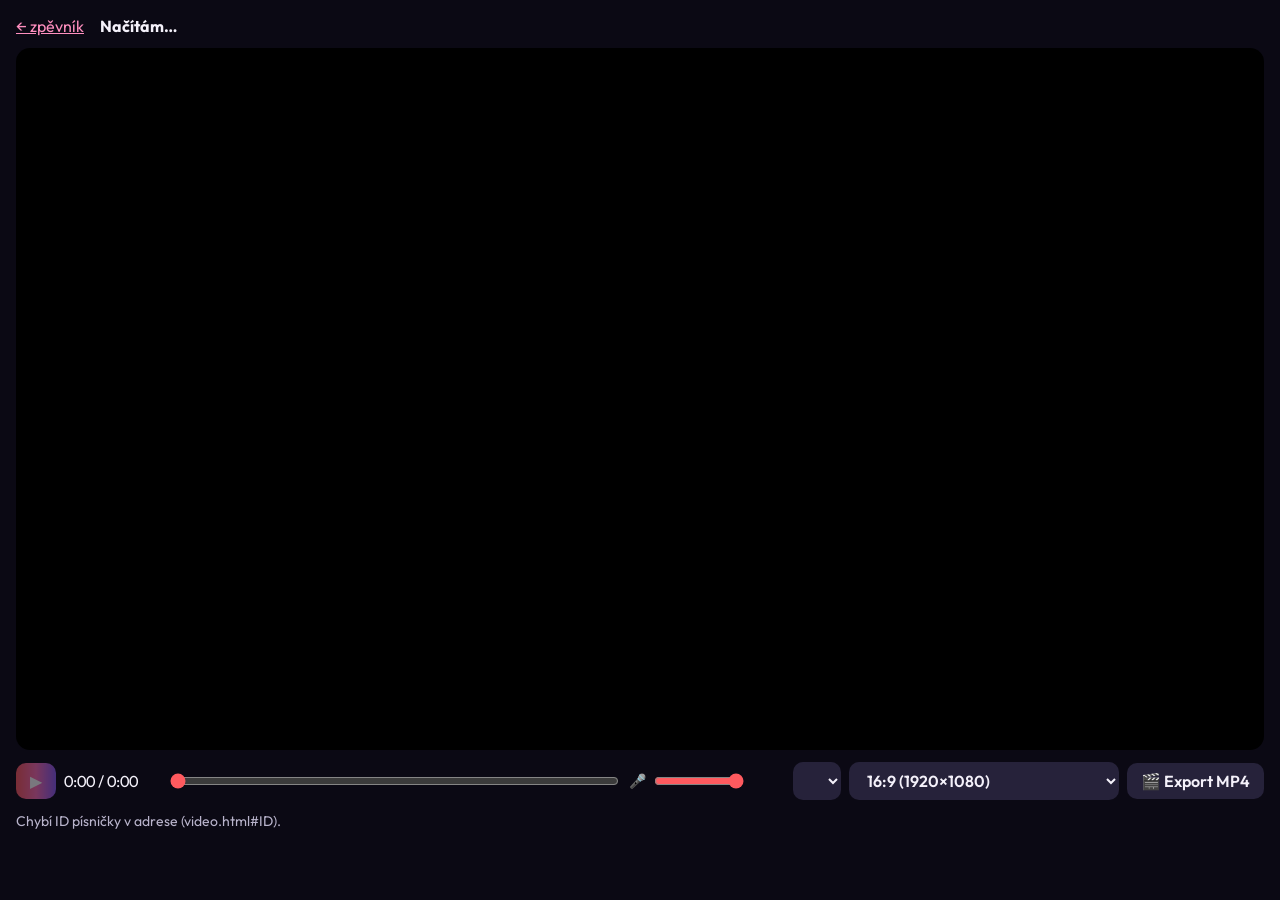
<file: video.html>
<!doctype html>
<html lang="cs">
<head>
  <meta charset="utf-8">
  <meta name="viewport" content="width=device-width, initial-scale=1">
  <title>playalong.cz – video</title>
  <link rel="icon" href="favicon.svg" type="image/svg+xml">
  <link rel="icon" href="favicon-32.png" sizes="32x32" type="image/png">
  <link rel="apple-touch-icon" href="apple-touch-icon.png">
  <meta name="theme-color" content="#1E1B2E">
  <link rel="preconnect" href="https://fonts.googleapis.com">
  <link rel="preconnect" href="https://fonts.gstatic.com" crossorigin>
  <link href="https://fonts.googleapis.com/css2?family=Outfit:wght@400;500;600;700;800&family=DM+Serif+Display&family=Caveat:wght@700&family=Bebas+Neue&family=Archivo+Black&family=Fraunces:wght@600&family=Playfair+Display:wght@800&family=Grenze+Gotisch:wght@700&family=Alfa+Slab+One&display=swap" rel="stylesheet">
  <style>
    :root { color-scheme: dark; }
    * { box-sizing: border-box; }
    body { margin: 0; background: #0b0914; color: #F4F1FA; font-family: Outfit, system-ui, sans-serif; }
    .wrap { max-width: 1280px; margin: 0 auto; padding: 16px; display: grid; gap: 12px; }
    .stage { position: relative; background: #000; border-radius: 14px; overflow: hidden; display: grid; place-items: center; }
    canvas { display: block; width: 100%; height: auto; max-height: 78vh; object-fit: contain; }
    .bar { display: flex; flex-wrap: wrap; gap: 8px; align-items: center; }
    button, select { font: inherit; font-weight: 600; border: 0; border-radius: 10px; padding: 8px 14px; background: #26223A; color: inherit; cursor: pointer; }
    button.primary { background: linear-gradient(90deg, #FF5A5F, #FF6FB5, #8B5CF6); color: #fff; }
    button:disabled { opacity: .45; cursor: default; }
    input[type=range] { flex: 1; min-width: 160px; accent-color: #FF5A5F; }
    .time { font-variant-numeric: tabular-nums; min-width: 96px; }
    .msg { color: #B9B4CC; font-size: 14px; min-height: 1.2em; }
    .msg b { color: #fff; }
    .prog { height: 8px; background: #26223A; border-radius: 9px; overflow: hidden; }
    .prog i { display: block; height: 100%; width: 0; background: linear-gradient(90deg, #FF5A5F, #FFB020); }
    label { display: inline-flex; gap: 6px; align-items: center; font-size: 14px; }
    a { color: #FF8FBF; }
  </style>
</head>
<body>
  <div class="wrap">
    <div class="bar">
      <a href="./">← zpěvník</a>
      <b id="name" style="margin-left:8px">Načítám…</b>
    </div>
    <div class="stage"><canvas id="cv" width="1920" height="1080"></canvas></div>
    <div class="bar">
      <button id="play" class="primary" disabled>▶</button>
      <span id="time" class="time">0:00 / 0:00</span>
      <input id="seek" type="range" min="0" max="1" step="0.01" value="0">
      <label title="Hlasitost zpěvu v náhledu">🎤 <input id="voc" type="range" min="0" max="1" step="0.05" value="1" style="min-width:90px;flex:0"></label>
      <select id="theme" title="Design videa"></select>
      <select id="fmt" title="Formát videa">
        <option value="land">16:9 (1920×1080)</option>
        <option value="vert">9:16 (1080×1920, Shorts/Reels)</option>
      </select>
      <button id="export" title="Vyrenderuje MP4 s vokálem i bez (karaoke). Potřebuje běžícího pomocníka.">🎬 Export MP4</button>
    </div>
    <div class="prog" id="prog" hidden><i></i></div>
    <div class="msg" id="msg"></div>
  </div>
  <script src="config.js?v=77"></script>
  <script src="video.js?v=81"></script>
</body>
</html>
</file>
